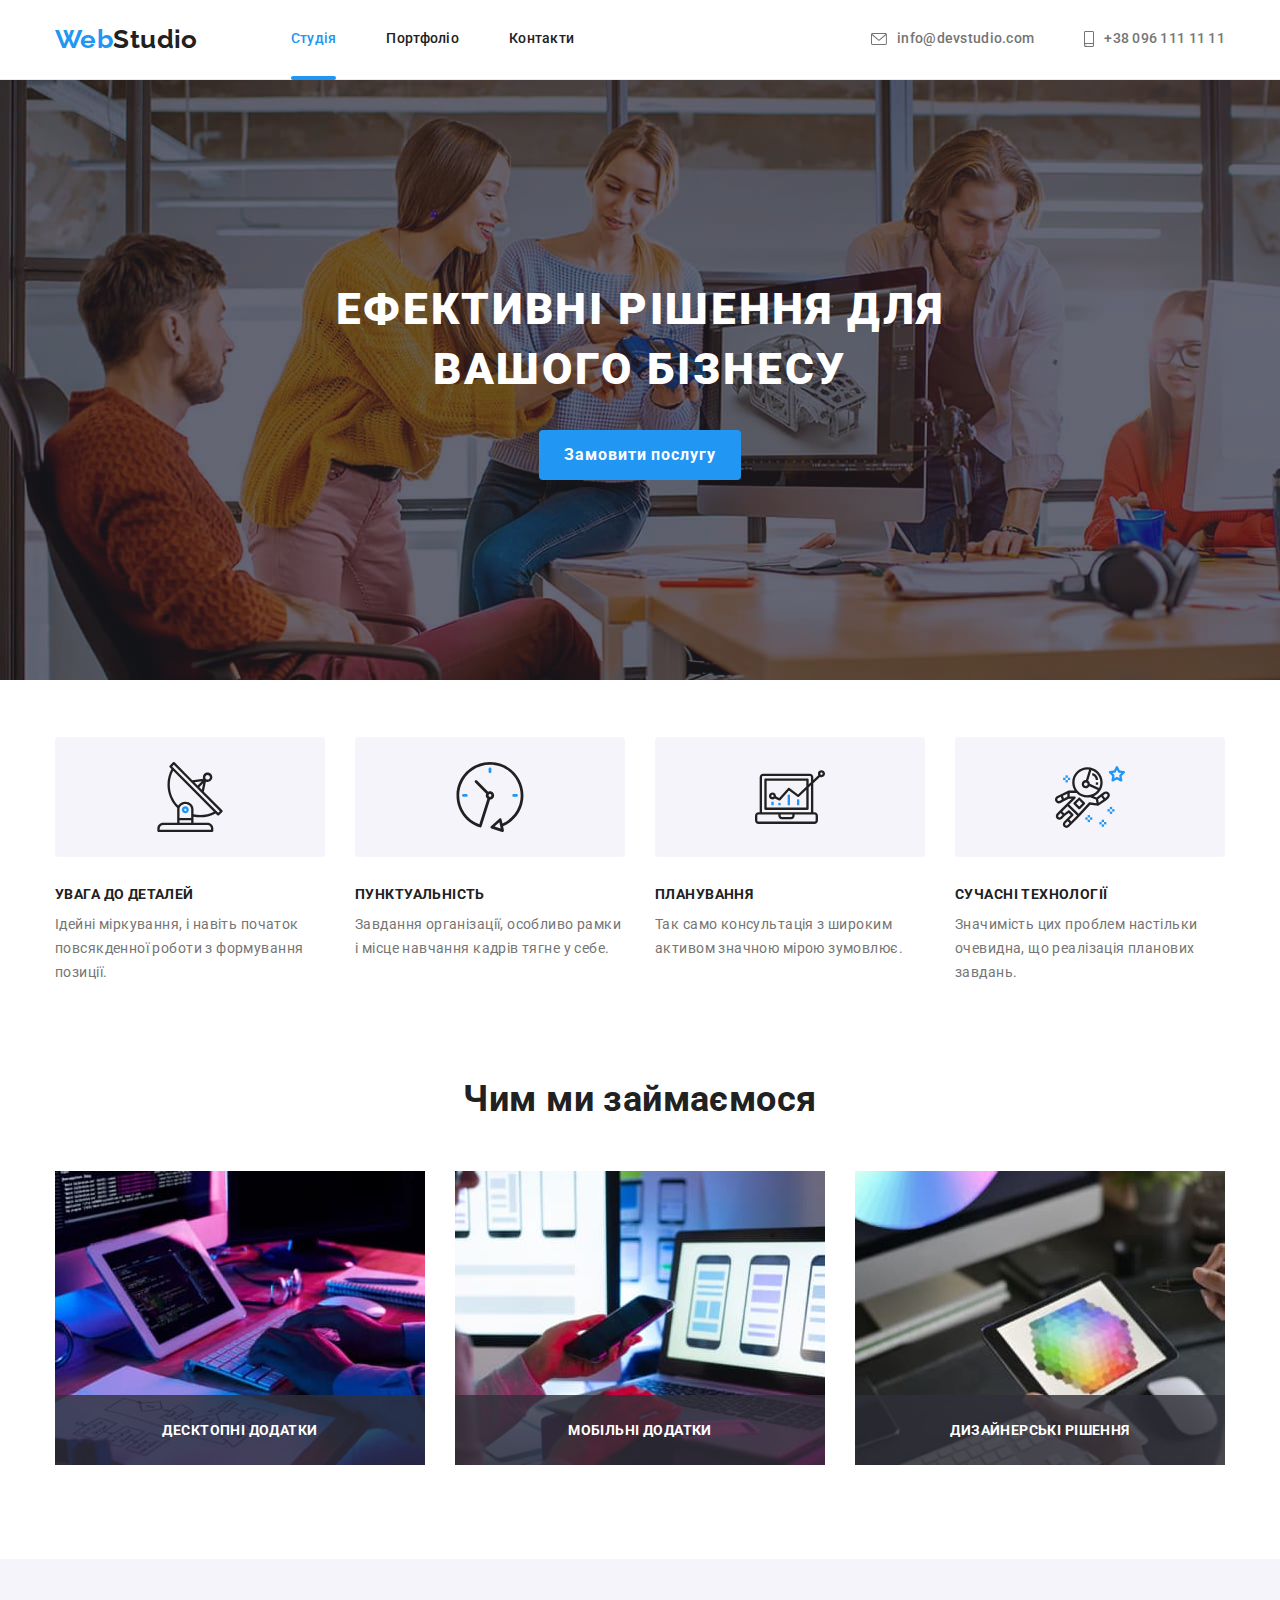
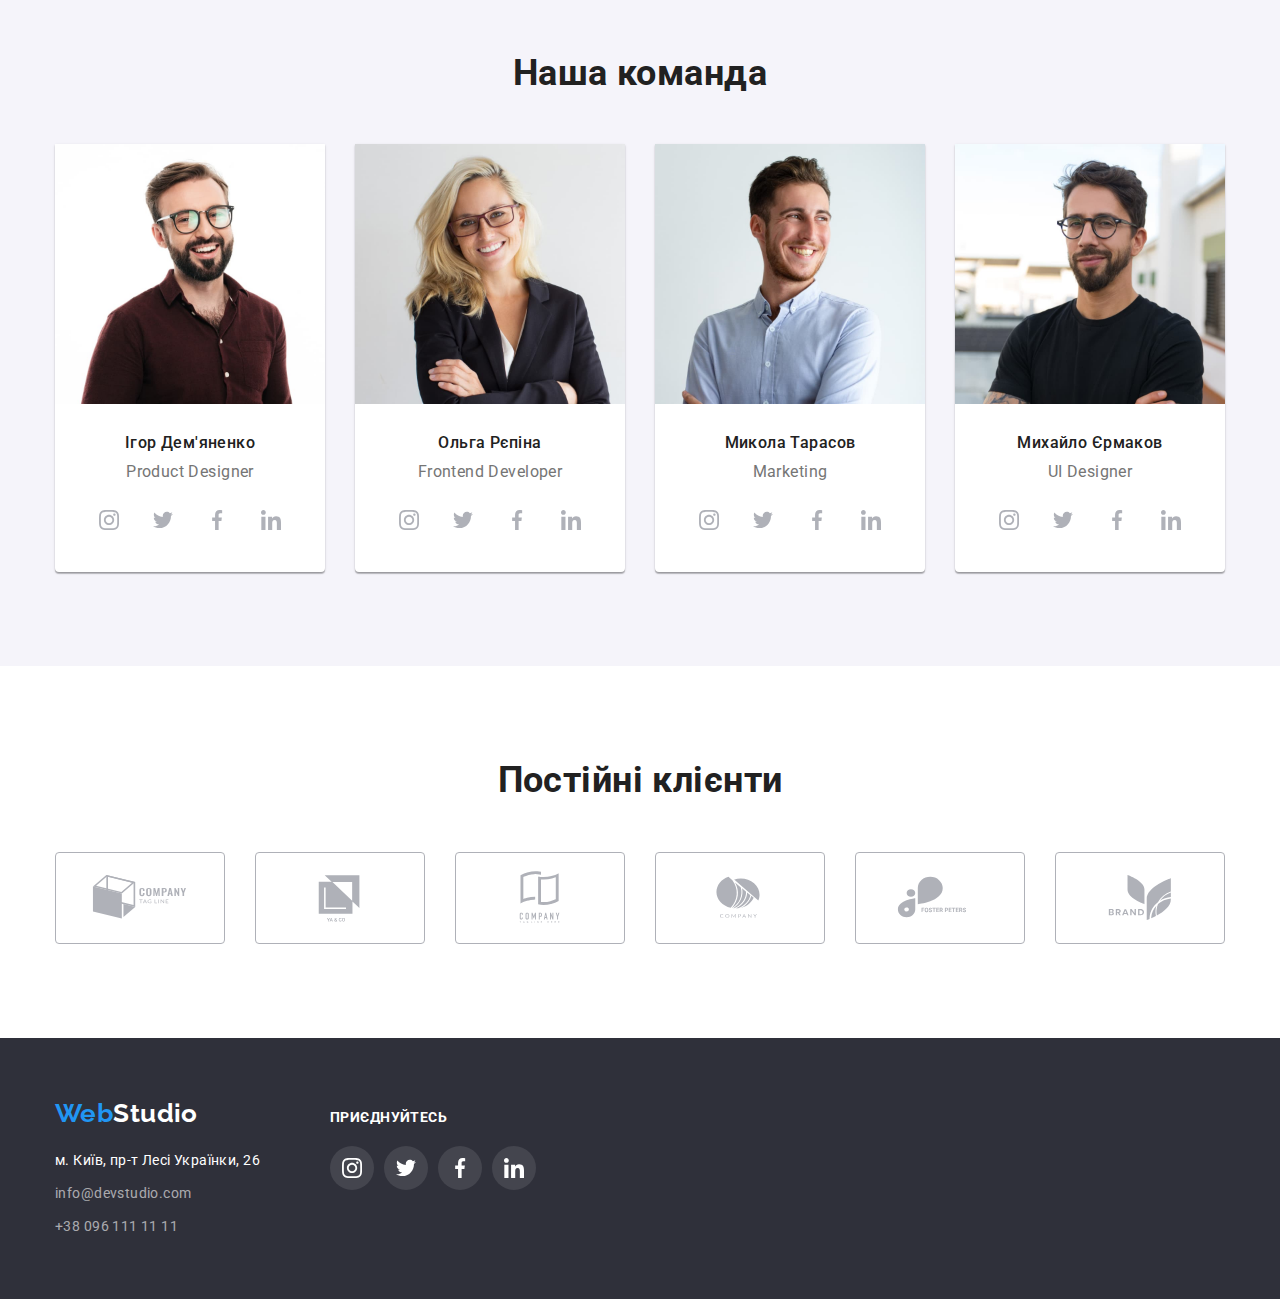
<file: index.html>
<!DOCTYPE html>
<html lang="uk">
  <head>
    <meta charset="UTF-8" />
    <meta http-equiv="X-UA-Compatible" content="IE=edge" />
    <meta name="viewport" content="width=device-width, initial-scale=1.0" />
    <title>Студія</title>
    <link rel="preconnect" href="https://fonts.googleapis.com" />
    <link rel="preconnect" href="https://fonts.gstatic.com" crossorigin />
    <link
      href="https://fonts.googleapis.com/css2?family=Raleway:wght@700&family=Roboto:wght@400;500;700;900&display=swap"
      rel="stylesheet"
    />
    <link
      rel="stylesheet"
      href="https://cdnjs.cloudflare.com/ajax/libs/modern-normalize/1.0.0/modern-normalize.min.css"
    />
    <link rel="stylesheet" href="./css/styles.css" />
  </head>
  <body>
    <!--header-->
    <header class="page-header header-portfolio">
      <div class="container">
        <a href="./index.html" class="header-logo-design logo-link"
          ><span class="web-customazation">Web</span>Studio</a
        >
        <nav>
          <ul class="header-list">
            <li class="header-item">
              <a href="./index.html" class="nav-link header-text current-link">Студія</a>
            </li>
            <li class="header-item">
              <a href="./portfolio.html" class="nav-link header-text">Портфоліо</a>
            </li>
            <li class="header-item">
              <a href="#" class="nav-link header-text">Контакти</a>
            </li>
          </ul>
        </nav>
        <ul class="header-contact-info">
          <li class="contact-icon">
            <a
              href="mailto:info@devstudio.com"
              class="mail-design header-text link-design"
            >
              <svg class="icon-image-nav" width="16" height="12">
                <use href="./img/icons.svg#icon-envelope"></use>
              </svg>
              info@devstudio.com</a
            >
          </li>
          <li class="contact-icon">
            <a href="tel:+380961111111" class="tel-design header-text link-design">
              <svg class="icon-image-nav" width="10" height="16">
                <use href="./img/icons.svg#icon-smartphone"></use>
              </svg>
              +38 096 111 11 11</a
            >
          </li>
        </ul>
      </div>
    </header>
    <main>
      <!--section heroe-->
      <section class="heroe-section-design">
        <div class="heroe-container container">
          <h1 class="heroe-title">Ефективні рішення для вашого бізнесу</h1>
          <button type="button" class="heroe-button-design" data-modal-open>
            Замовити послугу
          </button>
        </div>
      </section>
      <!--Чим ми займаємося-->
      <section class="our-activity">
        <div class="container">
          <h2 class="visual-hidden">Наші особливості</h2>
          <ul class="main-prop-list">
            <li class="main-prop-item">
              <div class="prop-icon">
                <svg class="icon-image" width="70" height="70">
                  <use href="./img/icons.svg#icon-antenna"></use>
                </svg>
              </div>
              <h3 class="main-prop-title">Увага до деталей</h3>
              <p class="main-prop-text">
                Ідейні міркування, і навіть початок повсякденної роботи з формування
                позиції.
              </p>
            </li>
            <li class="main-prop-item">
              <div class="prop-icon">
                <svg class="icon-image" width="70" height="70">
                  <use href="./img/icons.svg#icon-clock"></use>
                </svg>
              </div>
              <h3 class="main-prop-title">Пунктуальність</h3>
              <p class="main-prop-text">
                Завдання організації, особливо рамки і місце навчання кадрів тягне у себе.
              </p>
            </li>
            <li class="main-prop-item">
              <div class="prop-icon">
                <svg class="icon-image" width="70" height="70">
                  <use href="./img/icons.svg#icon-diagram"></use>
                </svg>
              </div>
              <h3 class="main-prop-title">Планування</h3>
              <p class="main-prop-text">
                Так само консультація з широким активом значною мірою зумовлює.
              </p>
            </li>
            <li class="main-prop-item">
              <div class="prop-icon">
                <svg class="icon-image" width="70" height="70">
                  <use href="./img/icons.svg#icon-astronaut"></use>
                </svg>
              </div>
              <h3 class="main-prop-title">Сучасні технології</h3>
              <p class="main-prop-text">
                Значимість цих проблем настільки очевидна, що реалізація планових завдань.
              </p>
            </li>
          </ul>
        </div>
      </section>
      <section class="about-our-activity">
        <div class="container">
          <h2 class="about-our-activity-title centered">Чим ми займаємося</h2>
          <ul class="activity-list">
            <li class="activity-item">
              <img
                src="./img/box1.jpg"
                alt="планшет і клавіатура"
                width="370"
                height="294"
              />
              <p class="activity-text">Десктопні додатки</p>
            </li>
            <li class="activity-item">
              <img src="./img/box2.jpg" alt="телефон в руках" width="370" height="294" />
              <p class="activity-text">Мобільні додатки</p>
            </li>
            <li class="activity-item">
              <img src="./img/box3.jpg" alt="кольорографіка" width="370" height="294" />
              <p class="activity-text">Дизайнерські рішення</p>
            </li>
          </ul>
        </div>
      </section>
      <!--Команда-->
      <section class="our-team-section">
        <div class="container team-section">
          <h2 class="our-team-title centered">Наша команда</h2>
          <ul class="our-team-list">
            <li class="our-team-item">
              <img src="./img/team1.jpg" alt="Ігор Дем'яненко" width="270" height="260" />
              <div class="team-border">
                <h3 class="team-name">Ігор Дем'яненко</h3>
                <p class="team-position">Product Designer</p>
                <ul class="team-soc-list">
                  <li class="team-soc-item">
                    <a href="" class="team-soc-link link">
                      <svg class="team-soc-icon" width="20" height="20">
                        <use href="./img/icons.svg#icon-instagram"></use>
                      </svg>
                    </a>
                  </li>
                  <li class="team-soc-item">
                    <a href="" class="team-soc-link link">
                      <svg class="team-soc-icon" width="20" height="20">
                        <use href="./img/icons.svg#icon-twitter"></use>
                      </svg>
                    </a>
                  </li>
                  <li class="team-soc-item">
                    <a href="" class="team-soc-link link">
                      <svg class="team-soc-icon" width="20" height="20">
                        <use href="./img/icons.svg#icon-facebook"></use>
                      </svg>
                    </a>
                  </li>
                  <li class="team-soc-item">
                    <a href="" class="team-soc-link link">
                      <svg class="team-soc-icon" width="20" height="20">
                        <use href="./img/icons.svg#icon-linkedin"></use>
                      </svg>
                    </a>
                  </li>
                </ul>
              </div>
            </li>
            <li class="our-team-item">
              <img src="./img/team2.jpg" alt="Ольга Рєпіна" width="270" height="260" />
              <div class="team-border">
                <h3 class="team-name">Ольга Рєпіна</h3>
                <p class="team-position">Frontend Developer</p>
                <ul class="team-soc-list">
                  <li class="team-soc-item">
                    <a href="" class="team-soc-link link">
                      <svg class="team-soc-icon" width="20" height="20">
                        <use href="./img/icons.svg#icon-instagram"></use>
                      </svg>
                    </a>
                  </li>
                  <li class="team-soc-item">
                    <a href="" class="team-soc-link link">
                      <svg class="team-soc-icon" width="20" height="20">
                        <use href="./img/icons.svg#icon-twitter"></use>
                      </svg>
                    </a>
                  </li>
                  <li class="team-soc-item">
                    <a href="" class="team-soc-link link">
                      <svg class="team-soc-icon" width="20" height="20">
                        <use href="./img/icons.svg#icon-facebook"></use>
                      </svg>
                    </a>
                  </li>
                  <li class="team-soc-item">
                    <a href="" class="team-soc-link link">
                      <svg class="team-soc-icon" width="20" height="20">
                        <use href="./img/icons.svg#icon-linkedin"></use>
                      </svg>
                    </a>
                  </li>
                </ul>
              </div>
            </li>
            <li class="our-team-item">
              <img src="./img/team3.jpg" alt="Микола Тарасов" width="270" height="260" />
              <div class="team-border">
                <h3 class="team-name">Микола Тарасов</h3>
                <p class="team-position">Marketing</p>
                <ul class="team-soc-list">
                  <li class="team-soc-item">
                    <a href="" class="team-soc-link link">
                      <svg class="team-soc-icon" width="20" height="20">
                        <use href="./img/icons.svg#icon-instagram"></use>
                      </svg>
                    </a>
                  </li>
                  <li class="team-soc-item">
                    <a href="" class="team-soc-link link">
                      <svg class="team-soc-icon" width="20" height="20">
                        <use href="./img/icons.svg#icon-twitter"></use>
                      </svg>
                    </a>
                  </li>
                  <li class="team-soc-item">
                    <a href="" class="team-soc-link link">
                      <svg class="team-soc-icon" width="20" height="20">
                        <use href="./img/icons.svg#icon-facebook"></use>
                      </svg>
                    </a>
                  </li>
                  <li class="team-soc-item">
                    <a href="" class="team-soc-link link">
                      <svg class="team-soc-icon" width="20" height="20">
                        <use href="./img/icons.svg#icon-linkedin"></use>
                      </svg>
                    </a>
                  </li>
                </ul>
              </div>
            </li>
            <li class="our-team-item">
              <img src="./img/team4.jpg" alt="Михайло Єрмаков" width="270" height="260" />
              <div class="team-border">
                <h3 class="team-name">Михайло Єрмаков</h3>
                <p class="team-position">UI Designer</p>
                <ul class="team-soc-list">
                  <li class="team-soc-item">
                    <a href="" class="team-soc-link link">
                      <svg class="team-soc-icon" width="20" height="20">
                        <use href="./img/icons.svg#icon-instagram"></use>
                      </svg>
                    </a>
                  </li>
                  <li class="team-soc-item">
                    <a href="" class="team-soc-link link">
                      <svg class="team-soc-icon" width="20" height="20">
                        <use href="./img/icons.svg#icon-twitter"></use>
                      </svg>
                    </a>
                  </li>
                  <li class="team-soc-item">
                    <a href="" class="team-soc-link link">
                      <svg class="team-soc-icon" width="20" height="20">
                        <use href="./img/icons.svg#icon-facebook"></use>
                      </svg>
                    </a>
                  </li>
                  <li class="team-soc-item">
                    <a href="" class="team-soc-link link">
                      <svg class="team-soc-icon" width="20" height="20">
                        <use href="./img/icons.svg#icon-linkedin"></use>
                      </svg>
                    </a>
                  </li>
                </ul>
              </div>
            </li>
          </ul>
        </div>
      </section>
      <!--Постійний клієнти-->
      <section class="our-clients clients-section">
        <div class="container">
          <h2 class="clients-title centered">Постійні клієнти</h2>
          <ul class="our-clients-list">
            <li class="our-clients-item">
              <a href="#" class="our-clients-link">
                <svg class="client-icon" width="106" height="60">
                  <use href="./img/icons.svg#icon-Logo"></use>
                </svg>
              </a>
            </li>
            <li class="our-clients-item">
              <a href="#" class="our-clients-link">
                <svg class="client-icon" width="106" height="60">
                  <use href="./img/icons.svg#icon-Logo1"></use>
                </svg>
              </a>
            </li>
            <li class="our-clients-item">
              <a href="#" class="our-clients-link">
                <svg class="client-icon" width="106" height="60">
                  <use href="./img/icons.svg#icon-Logo2"></use>
                </svg>
              </a>
            </li>
            <li class="our-clients-item">
              <a href="#" class="our-clients-link">
                <svg class="client-icon" width="106" height="60">
                  <use href="./img/icons.svg#icon-Logo3"></use>
                </svg>
              </a>
            </li>
            <li class="our-clients-item">
              <a href="#" class="our-clients-link">
                <svg class="client-icon" width="106" height="60">
                  <use href="./img/icons.svg#icon-Logo4"></use>
                </svg>
              </a>
            </li>
            <li class="our-clients-item">
              <a href="#" class="our-clients-link">
                <svg class="client-icon" width="106" height="60">
                  <use href="./img/icons.svg#icon-Logo5"></use>
                </svg>
              </a>
            </li>
          </ul>
        </div>
      </section>
    </main>
    <!--Футер-->
    <footer class="footer-design">
      <div class="container footer-section">
        <div class="footer-logo-nav">
          <a href="./index.html" class="footer-logo-design logo-link"
            ><span class="web-customazation">Web</span>Studio</a
          >
          <address class="footer-address-list">
            <ul class="address-position-list">
              <li class="address-position">
                <a
                  class="address-contact-info link-design"
                  href="https://goo.gl/maps/CPtrU1FHBa2aNyZL9"
                  target="_blank"
                  rel="noopener noreferrer"
                >
                  <span class="street-info">м. Київ, пр-т Лесі Українки, 26</span></a
                >
              </li>
              <li class="address-position">
                <a
                  href="mailto:info@devstudio.com"
                  class="footer-mail-design footer-link-design"
                  >info@devstudio.com</a
                >
              </li>
              <li class="address-position">
                <a href="tel:+380961111111" class="footer-tel-design footer-link-design"
                  >+38 096 111 11 11</a
                >
              </li>
            </ul>
          </address>
        </div>
        <div class="soc-net-section">
          <h2 class="comp-net-title">Приєднуйтесь</h2>
          <ul class="comp-net-list list">
            <li class="comp-net-item">
              <a href="#" class="comp-net-link link">
                <svg class="comp-net-icon" width="20" height="20">
                  <use href="./img/icons.svg#icon-instagram"></use></svg
              ></a>
            </li>
            <li>
              <a href="#" class="comp-net-link link">
                <svg class="comp-net-icon" width="20" height="20">
                  <use href="./img/icons.svg#icon-twitter"></use></svg
              ></a>
            </li>
            <li>
              <a href="#" class="comp-net-link link">
                <svg class="comp-net-icon" width="20" height="20">
                  <use href="./img/icons.svg#icon-facebook"></use></svg
              ></a>
            </li>
            <li>
              <a href="#" class="comp-net-link link">
                <svg class="comp-net-icon" width="20" height="20">
                  <use href="./img/icons.svg#icon-linkedin"></use></svg
              ></a>
            </li>
          </ul>
        </div>
      </div>
    </footer>
    <div class="backdrop is-hidden" data-modal>
      <div class="modal-window">
        <button type="button" class="modal-button" data-modal-close>
          <svg class="modal-icon" width="11" height="11">
            <use href="./img/icons.svg#icon-Vector"></use>
          </svg>
        </button>
      </div>
    </div>
    <script src="./js/modal.js"></script>
  </body>
</html>
</file>
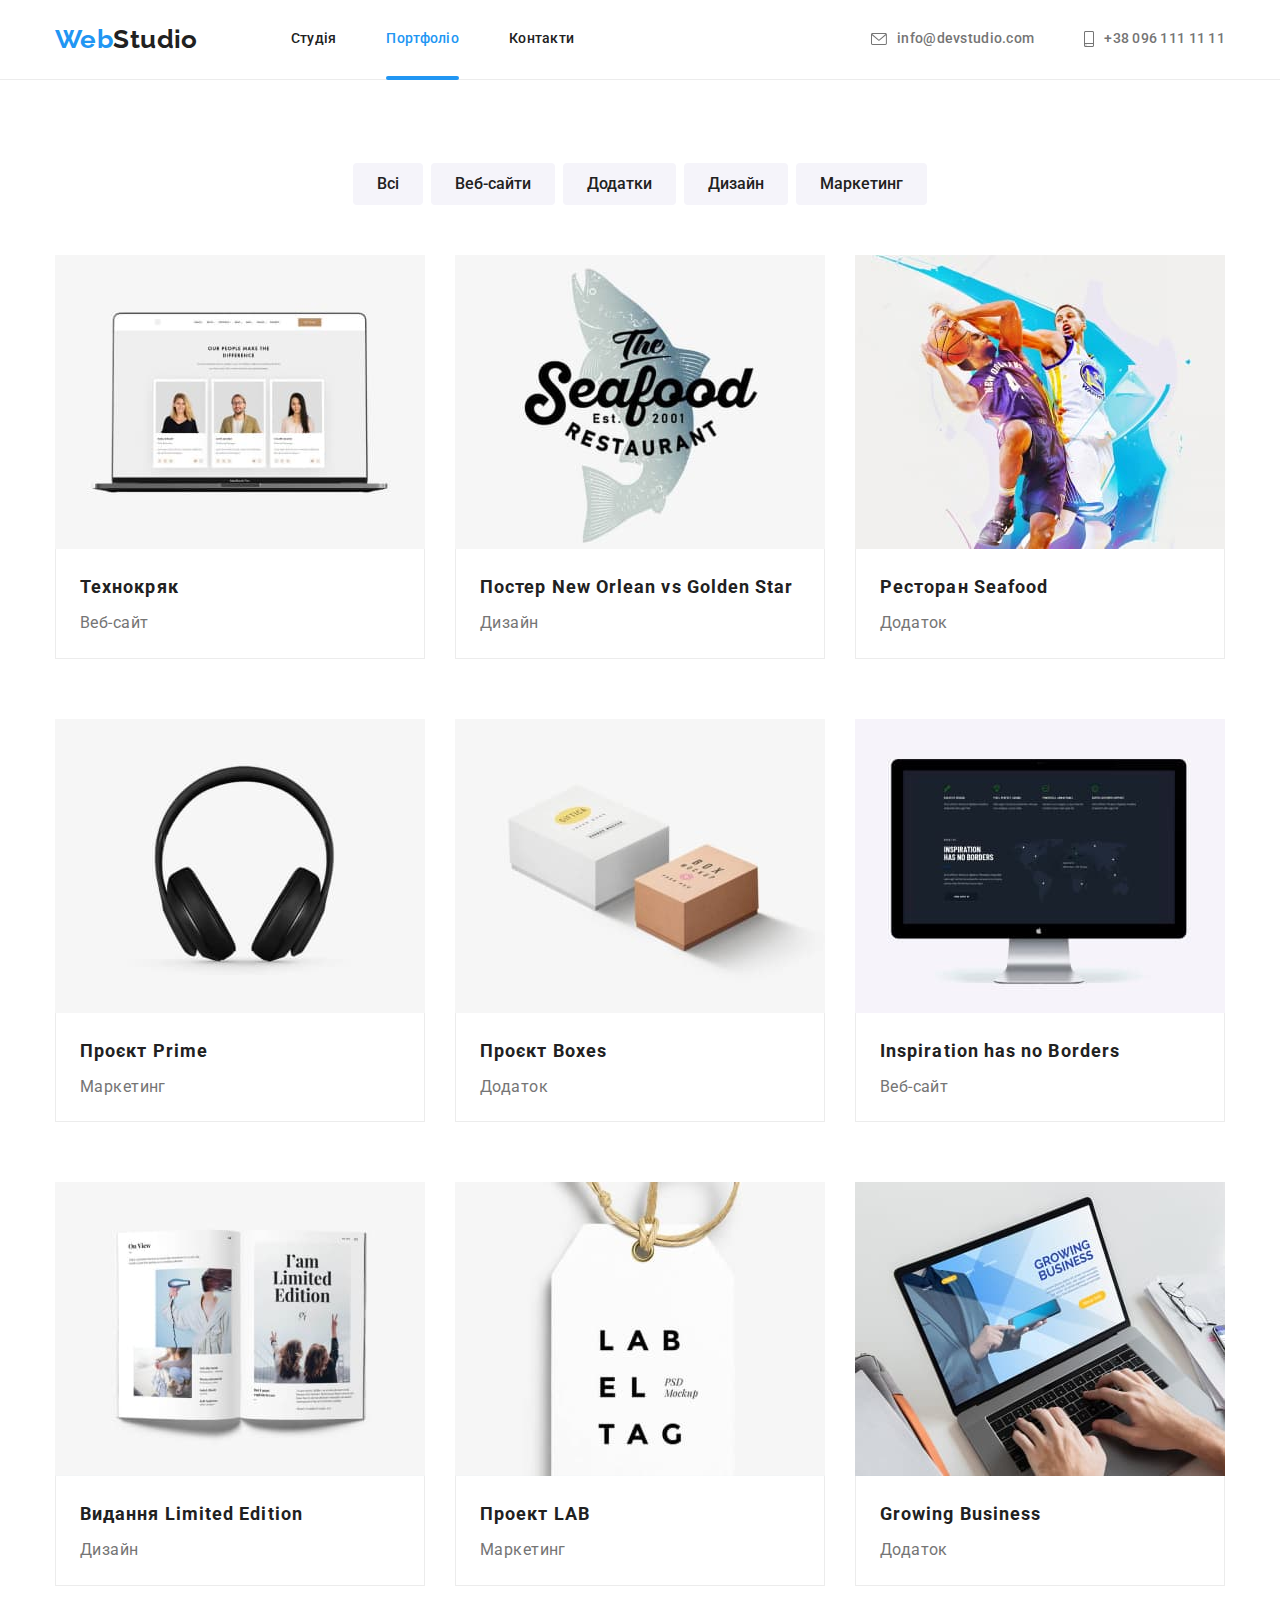
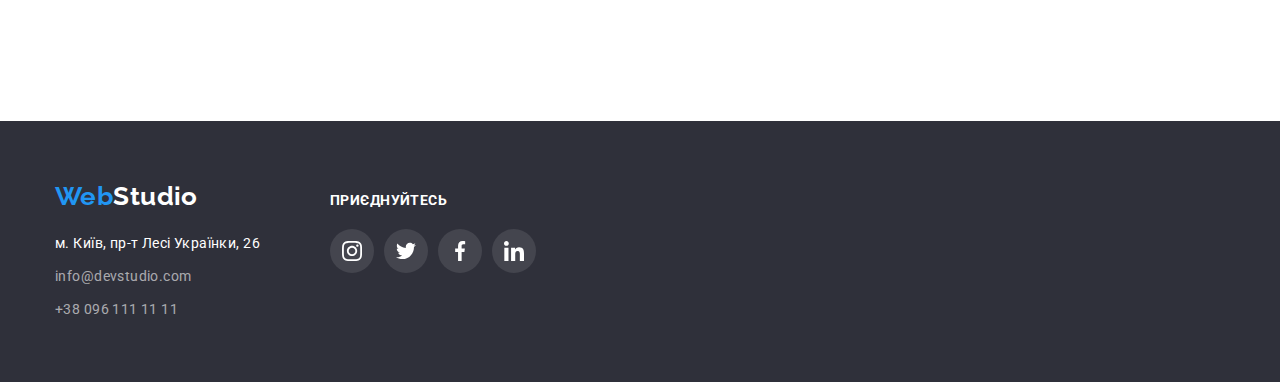
<file: portfolio.html>
<!DOCTYPE html>
<html lang="uk">
  <head>
    <meta charset="UTF-8" />
    <meta http-equiv="X-UA-Compatible" content="IE=edge" />
    <meta name="viewport" content="width=device-width, initial-scale=1.0" />
    <title>Портфоліо</title>
    <link rel="preconnect" href="https://fonts.googleapis.com" />
    <link rel="preconnect" href="https://fonts.gstatic.com" crossorigin />
    <link
      href="https://fonts.googleapis.com/css2?family=Raleway:wght@700&family=Roboto:wght@400;500;700;900&display=swap"
      rel="stylesheet"
    />
    <link rel="stylesheet" href="./css/styles.css" />
  </head>
  <body>
    <!--header-->
    <!--header-->
    <header class="page-header header-portfolio">
      <div class="container">
        <a href="./index.html" class="header-logo-design logo-link"
          ><span class="web-customazation">Web</span>Studio</a
        >
        <nav>
          <ul class="header-list">
            <li class="header-item">
              <a href="./index.html" class="nav-link header-text">Студія</a>
            </li>
            <li class="header-item">
              <a href="./portfolio.html" class="nav-link header-text current-link"
                >Портфоліо</a
              >
            </li>
            <li class="header-item">
              <a href="#" class="nav-link header-text">Контакти</a>
            </li>
          </ul>
        </nav>
        <ul class="header-contact-info">
          <li class="contact-icon">
            <a
              href="mailto:info@devstudio.com"
              class="mail-design header-text link-design"
            >
              <svg class="icon-image-nav" width="16" height="12">
                <use href="./img/icons.svg#icon-envelope"></use>
              </svg>
              info@devstudio.com</a
            >
          </li>
          <li class="contact-icon">
            <a href="tel:+380961111111" class="tel-design header-text link-design">
              <svg class="icon-image-nav" width="10" height="16">
                <use href="./img/icons.svg#icon-smartphone"></use>
              </svg>
              +38 096 111 11 11</a
            >
          </li>
        </ul>
      </div>
    </header>
    <main>
      <!--Фільтр робіт-->
      <section class="work-filtr">
        <div class="container">
          <!--Скритий заголовок-->
          <h1 class="work-filtr-title visual-hidden">Вибрати сферу робіт</h1>
          <ul class="work-filtr-list">
            <li class="work-filtr-item">
              <button type="button" class="btn-color btn-design">Всі</button>
            </li>
            <li class="work-filtr-item">
              <button type="button" class="btn-color btn-design">Веб-сайти</button>
            </li>
            <li class="work-filtr-item">
              <button type="button" class="btn-color btn-design">Додатки</button>
            </li>
            <li class="work-filtr-item">
              <button type="button" class="btn-color btn-design">Дизайн</button>
            </li>
            <li class="work-filtr-item">
              <button type="button" class="btn-color btn-design">Маркетинг</button>
            </li>
          </ul>
          <ul class="project-example-list">
            <li class="project-example-item">
              <a
                href="#"
                target="_blank"
                rel="noopener noreferrer"
                class="project-example-link"
              >
                <div class="card-wrap project-slider">
                  <img
                    class="work-image"
                    src="./img/img-5.jpg"
                    alt="Технокряк"
                    width="370"
                    height="294"
                  />
                  <p class="project-slider-text">
                    Ресурс пропонує комплексні пропозиції з різним рівнем функціоналу та
                    сервісів. Все це дозволить відвідувачу отримати вичерпні відомості про
                    компанію чи приватну особу.
                  </p>
                </div>
                <div class="text-border">
                  <h2 class="project-title">Технокряк</h2>
                  <p class="project-text">Веб-сайт</p>
                </div>
              </a>
            </li>
            <li class="project-example-item">
              <a
                href="#"
                target="_blank"
                rel="noopener noreferrer"
                class="project-example-link"
              >
                <div class="card-wrap project-slider">
                  <img
                    src="./img/img-6.jpg"
                    alt="Постер Нью-Орлеан"
                    width="370"
                    height="294"
                  />
                  <p class="project-slider-text">
                    Ресурс пропонує комплексні пропозиції з різним рівнем функціоналу та
                    сервісів. Все це дозволить відвідувачу отримати вичерпні відомості про
                    компанію чи приватну особу.
                  </p>
                </div>
                <div class="text-border">
                  <h2 class="project-title">Постер New Orlean vs Golden Star</h2>
                  <p class="project-text">Дизайн</p>
                </div>
              </a>
            </li>
            <li class="project-example-item">
              <a
                href="#"
                target="_blank"
                rel="noopener noreferrer"
                class="project-example-link"
              >
                <div class="card-wrap project-slider">
                  <img
                    src="./img/img-7.jpg"
                    alt="Ресторан рибний"
                    width="370"
                    height="294"
                  />
                  <p class="project-slider-text">
                    Ресурс пропонує комплексні пропозиції з різним рівнем функціоналу та
                    сервісів. Все це дозволить відвідувачу отримати вичерпні відомості про
                    компанію чи приватну особу.
                  </p>
                </div>
                <div class="text-border">
                  <h2 class="project-title">Ресторан Seafood</h2>
                  <p class="project-text">Додаток</p>
                </div>
              </a>
            </li>
            <li class="project-example-item">
              <a
                href="#"
                target="_blank"
                rel="noopener noreferrer"
                class="project-example-link"
              >
                <div class="card-wrap project-slider">
                  <img
                    src="./img/img-8.jpg"
                    alt="Проєкт прайм"
                    width="370"
                    height="294"
                  />
                  <p class="project-slider-text">
                    Ресурс пропонує комплексні пропозиції з різним рівнем функціоналу та
                    сервісів. Все це дозволить відвідувачу отримати вичерпні відомості про
                    компанію чи приватну особу.
                  </p>
                </div>
                <div class="text-border">
                  <h2 class="project-title">Проєкт Prime</h2>
                  <p class="project-text">Маркетинг</p>
                </div>
              </a>
            </li>
            <li class="project-example-item">
              <a
                href="#"
                target="_blank"
                rel="noopener noreferrer"
                class="project-example-link"
              >
                <div class="card-wrap project-slider">
                  <img
                    src="./img/img-9.jpg"
                    alt="Проєкт боксес"
                    width="370"
                    height="294"
                  />
                  <p class="project-slider-text">
                    Ресурс пропонує комплексні пропозиції з різним рівнем функціоналу та
                    сервісів. Все це дозволить відвідувачу отримати вичерпні відомості про
                    компанію чи приватну особу.
                  </p>
                </div>
                <div class="text-border">
                  <h2 class="project-title">Проєкт Boxes</h2>
                  <p class="project-text">Додаток</p>
                </div>
              </a>
            </li>
            <li class="project-example-item">
              <a
                href="#"
                target="_blank"
                rel="noopener noreferrer"
                class="project-example-link"
              >
                <div class="card-wrap project-slider">
                  <img
                    src="./img/img-10.jpg"
                    alt="у натхнення немає меж"
                    width="370"
                    height="294"
                  />
                  <p class="project-slider-text">
                    Ресурс пропонує комплексні пропозиції з різним рівнем функціоналу та
                    сервісів. Все це дозволить відвідувачу отримати вичерпні відомості про
                    компанію чи приватну особу.
                  </p>
                </div>
                <div class="text-border">
                  <h2 class="project-title">Inspiration has no Borders</h2>
                  <p class="project-text">Веб-сайт</p>
                </div>
              </a>
            </li>
            <li class="project-example-item">
              <a
                href="#"
                target="_blank"
                rel="noopener noreferrer"
                class="project-example-link"
              >
                <div class="card-wrap project-slider">
                  <img
                    src="./img/img-11.jpg"
                    alt="Видання лімітед едішн"
                    width="370"
                    height="294"
                  />
                  <p class="project-slider-text">
                    Ресурс пропонує комплексні пропозиції з різним рівнем функціоналу та
                    сервісів. Все це дозволить відвідувачу отримати вичерпні відомості про
                    компанію чи приватну особу.
                  </p>
                </div>
                <div class="text-border">
                  <h2 class="project-title">Видання Limited Edition</h2>
                  <p class="project-text">Дизайн</p>
                </div>
              </a>
            </li>
            <li class="project-example-item">
              <a
                href="#"
                target="_blank"
                rel="noopener noreferrer"
                class="project-example-link"
              >
                <div class="card-wrap project-slider">
                  <img src="./img/img-12.jpg" alt="Проект ЛАБ" width="370" height="294" />
                  <p class="project-slider-text">
                    Ресурс пропонує комплексні пропозиції з різним рівнем функціоналу та
                    сервісів. Все це дозволить відвідувачу отримати вичерпні відомості про
                    компанію чи приватну особу.
                  </p>
                </div>
                <div class="text-border">
                  <h2 class="project-title">Проект LAB</h2>
                  <p class="project-text">Маркетинг</p>
                </div>
              </a>
            </li>
            <li class="project-example-item">
              <a
                href="#"
                target="_blank"
                rel="noopener noreferrer"
                class="project-example-link"
              >
                <div class="card-wrap project-slider">
                  <img
                    src="./img/img-13.jpg"
                    alt="Зростаючий бізнес"
                    width="370"
                    height="294"
                  />
                  <p class="project-slider-text">
                    Ресурс пропонує комплексні пропозиції з різним рівнем функціоналу та
                    сервісів. Все це дозволить відвідувачу отримати вичерпні відомості про
                    компанію чи приватну особу.
                  </p>
                </div>
                <div class="text-border">
                  <h2 class="project-title">Growing Business</h2>
                  <p class="project-text">Додаток</p>
                </div>
              </a>
            </li>
          </ul>
        </div>
      </section>
    </main>
    <!--Футер-->
    <footer class="footer-design">
      <div class="container footer-section">
        <div class="footer-logo-nav">
          <a href="./index.html" class="footer-logo-design logo-link"
            ><span class="web-customazation">Web</span>Studio</a
          >
          <address class="footer-address-list">
            <ul class="address-position-list">
              <li class="address-position">
                <a
                  class="address-contact-info link-design"
                  href="https://goo.gl/maps/CPtrU1FHBa2aNyZL9"
                  target="_blank"
                  rel="noopener noreferrer"
                >
                  <span class="street-info">м. Київ, пр-т Лесі Українки, 26</span></a
                >
              </li>
              <li class="address-position">
                <a
                  href="mailto:info@devstudio.com"
                  class="footer-mail-design footer-link-design"
                  >info@devstudio.com</a
                >
              </li>
              <li class="address-position">
                <a href="tel:+380961111111" class="footer-tel-design footer-link-design"
                  >+38 096 111 11 11</a
                >
              </li>
            </ul>
          </address>
        </div>
        <div class="soc-net-section">
          <h2 class="comp-net-title">Приєднуйтесь</h2>
          <ul class="comp-net-list list">
            <li class="comp-net-item">
              <a href="#" class="comp-net-link link">
                <svg class="comp-net-icon" width="20" height="20">
                  <use href="./img/icons.svg#icon-instagram"></use></svg
              ></a>
            </li>
            <li>
              <a href="#" class="comp-net-link link">
                <svg class="comp-net-icon" width="20" height="20">
                  <use href="./img/icons.svg#icon-twitter"></use></svg
              ></a>
            </li>
            <li>
              <a href="#" class="comp-net-link link">
                <svg class="comp-net-icon" width="20" height="20">
                  <use href="./img/icons.svg#icon-facebook"></use></svg
              ></a>
            </li>
            <li>
              <a href="#" class="comp-net-link link">
                <svg class="comp-net-icon" width="20" height="20">
                  <use href="./img/icons.svg#icon-linkedin"></use></svg
              ></a>
            </li>
          </ul>
        </div>
      </div>
    </footer>
  </body>
</html>
</file>
<file: css/styles.css>
/* оформлення головної сторінки */

/* Header navigation design */
:root {
  --color-one--: #ffffff;
  --color-two--: #2196f3;
  --color-three--: #212121;
  --color-four--: #757575;
  --color-five--: #f5f4fa;
}

html {
  box-sizing: border-box;
}
*,
*::after,
*::before {
  box-sizing: border-box;
}

body {
  font-family: "Roboto", sans-serif;
  font-size: 14px;
  letter-spacing: 0.03em;
  color: var(--color-three--);
  background-color: var(--color-one--);
  margin: 0;
}
ul {
  list-style: none;
  padding: 0;
  margin: 0;
}
/* .link-design {
  text-decoration: none;
} */
.logo-link {
  text-decoration: none;
}

img {
  display: block;
  max-width: 100%;
  height: auto;
}

/*------------------------ HEADER DESIGN--------------------*/
.container {
  width: 1200px;
  margin-right: auto;
  margin-left: auto;
  padding-left: 15px;
  padding-right: 15px;
}
.page-header {
  height: 80px;
  border-bottom: 1px solid #ececec;
  padding-top: 24px;
  padding-bottom: 24px;
}

.header-text {
  font-weight: 500;
  font-size: 14px;
  line-height: 1.14;
  letter-spacing: 0.02em;
}
.footer-logo-design,
.web-customazation {
  font-family: Raleway, sans-serif;
  font-weight: 700;
  font-size: 26px;
  line-height: 1.19;
  color: var(--color-one--);
}

.header-logo-design {
  font-family: "Raleway", sans-serif;
  font-weight: 700;
  font-size: 26px;
  line-height: 1.19;
  color: var(--color-three--);
  margin-right: 93px;
  align-items: center;
}
.header-list {
  display: flex;
  align-items: center;
}

.header-item:not(:last-child) {
  margin-right: 50px;
}
.page-header .container {
  display: flex;
  align-items: center;
}

.portfolio-contact-info,
.header-contact-info {
  margin-left: auto;
}
.page-header .portfolio-contact-info {
  display: flex;
  column-gap: 30px;
}
.page-header .header-contact-info {
  display: flex;
  column-gap: 50px;
}
.contact-icon {
  display: flex;
  background-color:transparent;
  align-items: center;
  justify-items: center;
  fill:var(--color-four--);

}

.icon-image-nav{
  margin-right: 10px;
}

.contact-icon:hover, 
.contact-icon:focus {
  background-color: var(--color-one--);
  fill: var(--color-two--);
}

.mail-design,
.tel-design {
  display: flex;
  align-items: center;
}

/*-------------------------links design--------------------------------*/

.link-design {
  color: var(--color-three--);
  text-decoration: none;
  transition: background-color 250ms cubic-bezier(0.4, 0, 0.2, 1);
}
.nav-link {
 color: var(--color-three--);
 display: block;
  text-decoration: none;
  position: relative; 

  transition: background-color 250ms cubic-bezier(0.4, 0, 0.2, 1);
}

.nav-link.current-link::after {
  content: '';
  display: block;
  width: 100%;
  height: 4px;
  border-radius: 2px;
  background-color: var(--color-two--);
  position: absolute;
  left: 0;
  bottom: -33px;
}

.nav-link:hover,
.nav-link:focus,
.web-customazation,
.link-design:hover,
.link-design:focus,
.mail-design:hover,
.mail-design:focus,
.tel-design:hover,
.tel-design:focus {
  color: var(--color-two--);
}
.mail-design,
.tel-design {
  color: var(--color-four--);
}
.section {
  display: block;
}

.centered {
  text-align: center;
}

/*------------------------ HEROE SECTION DESIGN--------------------*/

.heroe-title {
  font-weight: 900;
  font-size: 44px;
  line-height: 1.36;
  letter-spacing: 0.06em;
  text-transform: uppercase;
  color: var(--color-one--);
  max-width: 696px;
  display: inline-block;
  margin: 0;
}

.heroe-section-design {
  height: 600px;
  background-image:linear-gradient(
  rgba(47, 48, 58, 0.4), 
  rgba(47, 48, 58, 0.4)), 
  url(../img/hero-bg.jpg);
  background-color: #C4C4C4;
  padding: 200px 0px;
  text-align: center;
  margin-left: auto;
  margin-right: auto;
}
.heroe-container {
  width: 696px;
}

.heroe-button-design {
  font-family: inherit;
  font-weight: 700;
  font-size: 16px;
  line-height: 1.87;
  letter-spacing: 0.06em;
  color: var(--color-one--);
  background-color: var(--color-two--);
  cursor: pointer;
  border-radius: 4px;
  border: transparent;
  padding: 10px 25px;
  display: inline-block;
  text-align: center;
  margin-top: 30px;
  transition: background-color 250ms cubic-bezier(0.4, 0, 0.2, 1);
}

.heroe-button-design:hover,
.heroe-button-design:focus {
  background-color: #188ce8;
  box-shadow: 0px 4px 4px rgba(0, 0, 0, 0.25));
}

/*------------------------ЧИМ МИ ЗАЙМАЄМОСЯ--------------------*/
.visual-hidden {
  position: absolute;
  white-space: nowrap;
  width: 1px;
  height: 1px;
  overflow: hidden;
  border: 0;
  padding: 0;
  clip: rect(0 0 0 0);
  clip-path: inset(50%);
  margin: -1px;
}
.our-activity {
  padding-top: 57px;
  padding-bottom: 94px;
}

h3.main-prop-title {
  margin-top: 0;
}

.main-prop-list {
  display: flex;
  column-gap: 30px;
}
.main-prop-list .main-prop-item {
  width: calc((100% - 90px) / 4);
  justify-content: center;
}
.main-prop-title {
  font-weight: 700;
  font-size: 14px;
  line-height: 1.14;
  text-transform: uppercase;
  margin-bottom: 10px;
}
.main-prop-text {
  font-weight: 400;
  font-size: 14px;
  line-height: 1.71;
  color: var(--color-four--);
  margin-bottom: 0;
  margin-top: 0;
}

.prop-icon {
  margin-bottom: 30px;
  background-color:#F5F4FA; 
  border-radius: 4px;
  display: flex;
  margin-left: auto;
  margin-right: auto;
  justify-content: center;
  align-items: center;
  width: 270px;
  height: 120px;
}


/*------------------------ ABOUT OUR ACTIVITY--------------------*/

.about-our-activity {
  padding-bottom: 94px;
}

.about-our-activity-title {
  font-family: inherit;
  font-weight: 700;
  font-size: 36px;
  line-height: 1.16;
  margin-top: 0;
  margin-bottom: 50px;
}

.activity-list {
  display: flex;
  column-gap: 30px;
  flex-direction: row;
}

.activity-text {
  display: flex;
  font-family: inherit;
  font-size: 14px;
  font-weight: 700;
  text-transform: uppercase;
  line-height: 1.17;
  color: var(--color-one--);
  background-color: rgba(47, 48, 58, 0.8);
  height: 70px;
  width: 100%;
  margin: 0;
  padding-top: 27px;
  padding-bottom: 27px; 
  justify-content: center;

  position: absolute;
  bottom: 0;
  right: 0;
}

.activity-item {
  width: calc((100% - 60px) / 3);
  position: relative;
}

/*------------------------ OUR TEAM--------------------*/
.our-team-section {
  background-color: var(--color-five--);
  padding-bottom: 94px;
  padding-top: 94px;
}
.our-team-list {
  display: flex;
  column-gap: 30px;
}
.our-team-item {
  background-color: white;
  width: calc((100% - 90px) / 4);
  border-bottom-left-radius: 4px;
  border-bottom-right-radius: 4px;
  box-shadow: 0px 1px 3px rgba(0, 0, 0, 0.12), 0px 1px 1px rgba(0, 0, 0, 0.14),
    0px 2px 1px rgba(0, 0, 0, 0.2);
}

.team-soc-list {
display: flex;
justify-content: center;
gap: 10px;
}

.team-soc-icon {
  fill:#AFB1B8;
  transition: fill 250ms cubic-bezier(0.4, 0, 0.2, 1);
}

.team-soc-link {
  width: 44px;
  height: 44px;
  border-radius: 50%;
  background-color: transparent;
  display: flex;
  align-items: center;
  justify-content: center;
  transition: background-color 250ms cubic-bezier(0.4, 0, 0.2, 1),
  fill 250ms cubic-bezier(0.4, 0, 0.2, 1);
}

.team-soc-link:hover,
.team-soc-link:focus {
  background-color: var(--color-two--);
}
.team-soc-link:hover .team-soc-icon, 
.team-soc-link:focus .team-soc-icon {
  fill: #ffffff;
}

.team-border {
  padding-bottom: 30px;
  padding-top: 30px;
}

.our-team-title {
  font-weight: 700;
  font-size: 36px;
  line-height: 1.16;
  margin-top: 0;
  margin-bottom: 50px;
}
.team-name {
  font-weight: 500;
  font-size: 16px;
  line-height: 1.18;
  margin-bottom: 10px;
  margin-top: 0;
  text-align: center;

}
.team-position {
  font-size: 16px;
  line-height: 1.18;
  color: var(--color-four--);
  margin: 0;
  text-align: center;
  margin-bottom: 16px;
}

/*------------------------ Наші клієнти--------------------*/

.clients-section {
  padding-top: 94px;
  padding-bottom: 94px;  
}

.clients-title {
  font-family: inherit;
  font-weight: 700;
  font-size: 36px;
  line-height: 1.16;
  margin-top: 0;
  margin-bottom: 50px;
}

.our-clients-list {
  display: flex;
  column-gap: 30px;
}

.our-clients-item{
  width: 170px;
  
}
.our-clients-link {
 display: flex;
 border: 1px solid #AFB1B8; 
 border-radius: 4px;
 width: 100%;
 height: 92px;
 justify-content: center;
 align-items: center;
 fill: #AFB1B8;
 transition: background-color 250ms cubic-bezier(0.4, 0, 0.2, 1),
 fill 250ms cubic-bezier(0.4, 0, 0.2, 1), border 250ms cubic-bezier(0.4, 0, 0.2, 1); 
}

.our-clients-link:hover,
.our-clients-link:focus{
  fill: var(--color-two--);
  border: 1px solid var(--color-two--);
}



/*------------------------ FOOTER--------------------*/
.footer-design {
  background-color: #2f303a;
  padding-top: 60px;
  padding-bottom: 60px;
}
.footer-section{
  display: flex;
  align-items: baseline;
  gap: 70px;
}

.address-position:not(:last-child) {
  margin-top: 0px;
  margin-bottom: 9px;
}

.footer-address-list{
  margin-top: 20px;
}

.address-contact-info {
  font-family: inherit;
  font-size: 14px;
  line-height: 1.71;
  display: inline-block;
}
.street-info {
  color: var(--color-one--);
  font-style: normal;
  transition: color 250ms cubic-bezier(0.4, 0, 0.2, 1);
}
.footer-mail-design,
.footer-tel-design {
  font-family: inherit;
  font-style: normal;
  font-size: 14px;
  line-height: 1.71;
  color: rgba(255, 255, 255, 0.6);
  transition: color 250ms cubic-bezier(0.4, 0, 0.2, 1);
}

.footer-link-design {
  text-decoration: none;
}
.footer-mail-design:hover,
.footer-mail-design:focus,
.footer-tel-design:hover,
.footer-tel-design:focus,
.street-info:hover,
.street-info:focus {
  color: var(--color-two--);
}

.comp-net-title {
  font-family: inherit;
  font-weight: 700;
  font-size: 14px;
  line-height: 1.14;
  color: var(--color-one--);
  text-transform: uppercase;
  justify-content: center;
  margin-top: 0;
  margin-bottom: 0;
}
.soc-net-section{
width: 206px;
}

.comp-net-list{
  display: flex;
  justify-content: center;
  column-gap: 10px;
  margin-top: 20px;
}

.comp-net-icon {
  fill: var(--color-one--);
}

.comp-net-link {
  width: 44px;
  height: 44px;
  border-radius: 50%;
  background-color:rgba(255, 255, 255, 0.1);
  display: flex;
  align-items: center;
  justify-content: center;
  transition: background-color 250ms cubic-bezier(0.4, 0, 0.2, 1),
  fill 250ms cubic-bezier(0.4, 0, 0.2, 1);
}

.comp-net-link:hover,
.comp-net-link:focus {
  background-color: var(--color-two--);
}
.comp-net-link:hover .comp-net-icon, 
.comp-net-link:focus .comp-net-icon {
  fill: #ffffff;

}

/*------------------------ BACKDROP DESIGN--------------------*/
.backdrop {
width: 100%;
height: 100%;
top: 0;
background-color: rgba(0, 0, 0, 0.2);
position: fixed;

transition: opacity 500ms cubic-bezier(0.25, 0.46, 0.45, 0.94), visibility 500ms;
}

.modal-window {
height: 581px;
width: 528px;
background-color: var(--color-one--);
box-shadow: 0px 1px 3px rgba(0, 0, 0, 0.12), 0px 1px 1px rgba(0, 0, 0, 0.14), 0px 2px 1px rgba(0, 0, 0, 0.2);
border-radius: 4px;
position: absolute;
top: 50%;
left: 50%;
transform: translate(-50%, -50%) scale(1) rotate(0);
transition: transform 400ms linear, height 500ms linear;
}

.backdrop.is-hidden .modal-window {
  transform: translate(-50%,-50%) scale(0) rotate(-180deg);
  transition: transform 400ms linear;
}

.modal-button {
  display: flex;
  align-items: center;
  justify-content: center;
  position: absolute;
  top: 8px;
  right: 8px;
  height: 30px;
  width: 30px;
  border-radius: 50%;
  background-color: var(--color-one--);
  border: 1px solid rgba(0, 0, 0, 0.1);
  box-shadow: 0px 1px 3px rgba(0, 0, 0, 0.12), 0px 1px 1px rgba(0, 0, 0, 0.14), 0px 2px 1px rgba(0, 0, 0, 0.2);

}

.is-hidden {
  opacity: 0;
  visibility: hidden;
  pointer-events: none;
}


/*------------------------ PORTFOLIO PAGE DESIGN--------------------*/
.current-link {
  color: var(--color-two--);
}

/*-------------------BUTTONS----------------------*/
.btn-design {
  font-family: inherit;
  font-size: 16px;
  line-height: 1.62;
  font-weight: 500;
  background: var(--color-five--);
  color: var(--color-three--)
  cursor: pointer;
  border-radius: 4px;
  border-color: transparent;
  padding: 6px 22px;
  display: inline-block;
  text-align: center;
  shadow: 0px 4px 4px rgba(0, 0, 0, 0.25);
  transition: color 250ms cubic-bezier(0.4, 0, 0.2, 1),
  background-color 250ms cubic-bezier(0.4, 0, 0.2, 1),
  box-shadow 250ms cubic-bezier(0.4, 0, 0.2, 1),
  border-radius 250ms cubic-bezier(0.4, 0, 0.2, 1);
}

  .btn-design:hover,
  .btn-design:focus {
  color: var(--color-one--);
  background-color: var(--color-two--);
  box-shadow: 0px 3px 1px rgba(0, 0, 0, 0.1), 0px 1px 2px rgba(0, 0, 0, 0.08), 0px 2px 2px rgba(0, 0, 0, 0.12);
border-radius: 4px;
}
/*------------------------ PROJECTS EXAMPLES--------------------*/
.work-filtr {
  padding-top: 83px;
  padding-bottom: 105px;
}

.work-filtr-list {
  display: flex;
  justify-content: center;
  margin-bottom: 50px;
  column-gap: 8px;
}
.project-example-list {
  display: flex;
  flex-wrap: wrap;
  gap: 30px;
}
.project-example-link{
  display: block;
}

.project-example-item {
  width: calc((100% - 60px) / 3);
  margin-bottom: 30px;
}

.project-example-item:hover .project-slider-text{
transform: translateY(0);
}
.project-slider {
  position: relative;
  overflow: hidden;
}
.project-slider-text {
  font-family: inherit;
  position: absolute;
  display: block;
  top: 0;
  left: 0;
  font-size: 18px;
  font-weight: 400;
  line-height: 1.55;
  background-color:var(--color-two--) ;
  color:var(--color-one--);
  margin: 0;
  height: 100%;
  padding: 63px 24px;

  transform: translateY(100%);
  transition: transform 300ms cubic-bezier(0.4, 0, 0.2, 1);

}

.project-example-item:hover,
.project-example-item:focus 
.project-slider-text {
  box-shadow: 0px 1px 1px rgba(0, 0, 0, 0.12), 
0px 4px 4px rgba(0, 0, 0, 0.06), 
1px 4px 6px rgba(0, 0, 0, 0.16);
}

.text-border {
  border-right: 1px solid #ececec;
  border-left: 1px solid #ececec;
  border-bottom: 1px solid #ececec;
  padding: 20px 24px;
}

.project-text {
  font-size: 16px;
  line-height: 1.8;
  color: var(--color-four--);
  margin-top: 0;
  margin-bottom: 0;
}
.project-title {
  font-weight: 700;
  font-size: 18px;
  line-height: 2;
  letter-spacing: 0.06em;
  color: var(--color-three--);
  margin-bottom: 4px;
  margin-top: 0;
}

a {
  text-decoration: none;
}
</file>
